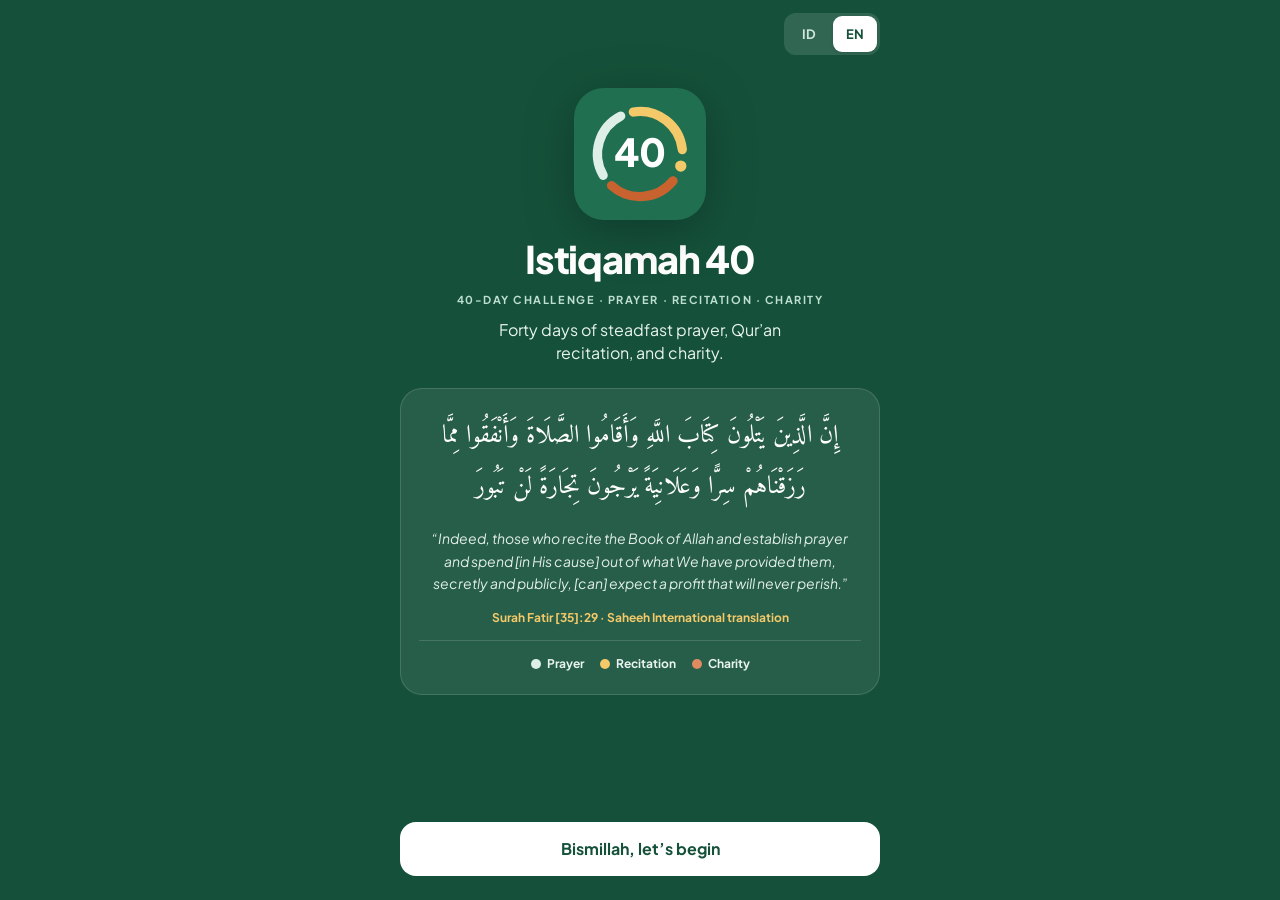
<file: index.html>
<!doctype html>
<html lang="id">
<head>
  <meta charset="utf-8">
  <meta name="viewport" content="width=device-width, initial-scale=1, viewport-fit=cover">
  <title>Istiqamah 40</title>
  <meta name="description" content="Challenge 40 hari: 40 rakaat shalat, one day one juz, dan sedekah setiap hari.">
  <meta name="theme-color" content="#15513A">
  <meta name="color-scheme" content="light dark">
  <meta name="mobile-web-app-capable" content="yes">
  <meta name="apple-mobile-web-app-capable" content="yes">
  <meta name="apple-mobile-web-app-status-bar-style" content="default">
  <meta name="apple-mobile-web-app-title" content="Istiqamah 40">
  <link rel="manifest" href="manifest.webmanifest">
  <link rel="icon" href="icons/icon-192.png" type="image/png" sizes="192x192">
  <link rel="apple-touch-icon" href="icons/apple-touch-icon.png">
  <link rel="preconnect" href="https://fonts.googleapis.com">
  <link rel="preconnect" href="https://fonts.gstatic.com" crossorigin>
  <link href="https://fonts.googleapis.com/css2?family=Amiri:wght@400;700&family=Plus+Jakarta+Sans:wght@400;500;600;700;800&display=swap" rel="stylesheet">
  <link rel="stylesheet" href="styles.css">
</head>
<body>
  <div id="root"></div>

  <dialog id="modal" aria-labelledby="modal-title">
    <form method="dialog" class="modal-body">
      <h2 id="modal-title"></h2>
      <p id="modal-body"></p>
      <button id="modal-ok" class="btn primary" type="submit">OK</button>
    </form>
  </dialog>

  <div id="toast" role="status" aria-live="polite"></div>

  <noscript>Istiqamah 40 membutuhkan JavaScript. / Istiqamah 40 requires JavaScript.</noscript>
  <script src="config.js"></script>
  <script src="i18n.js"></script>
  <script src="icons.js"></script>
  <script src="praytimes.js"></script>
  <script src="sync.js"></script>
  <script src="push.js"></script>
  <script src="app.js"></script>
</body>
</html>
</file>
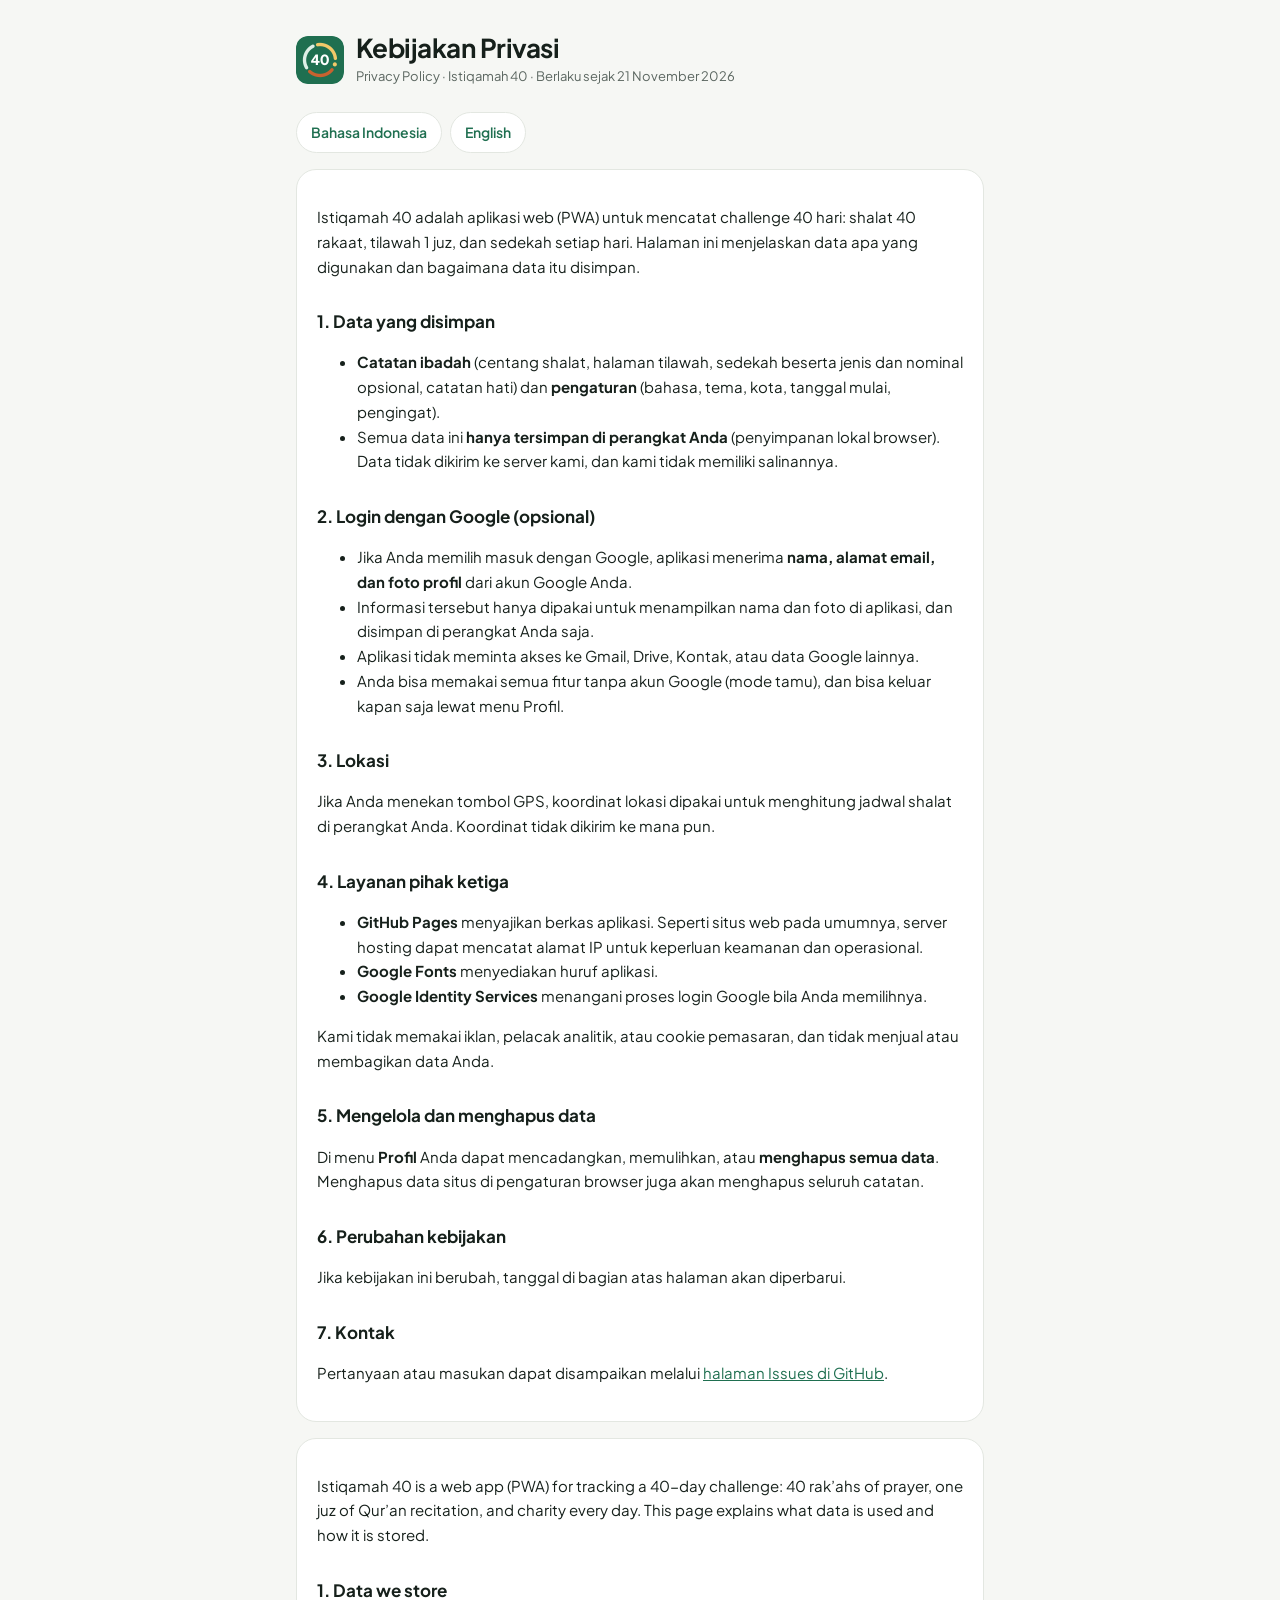
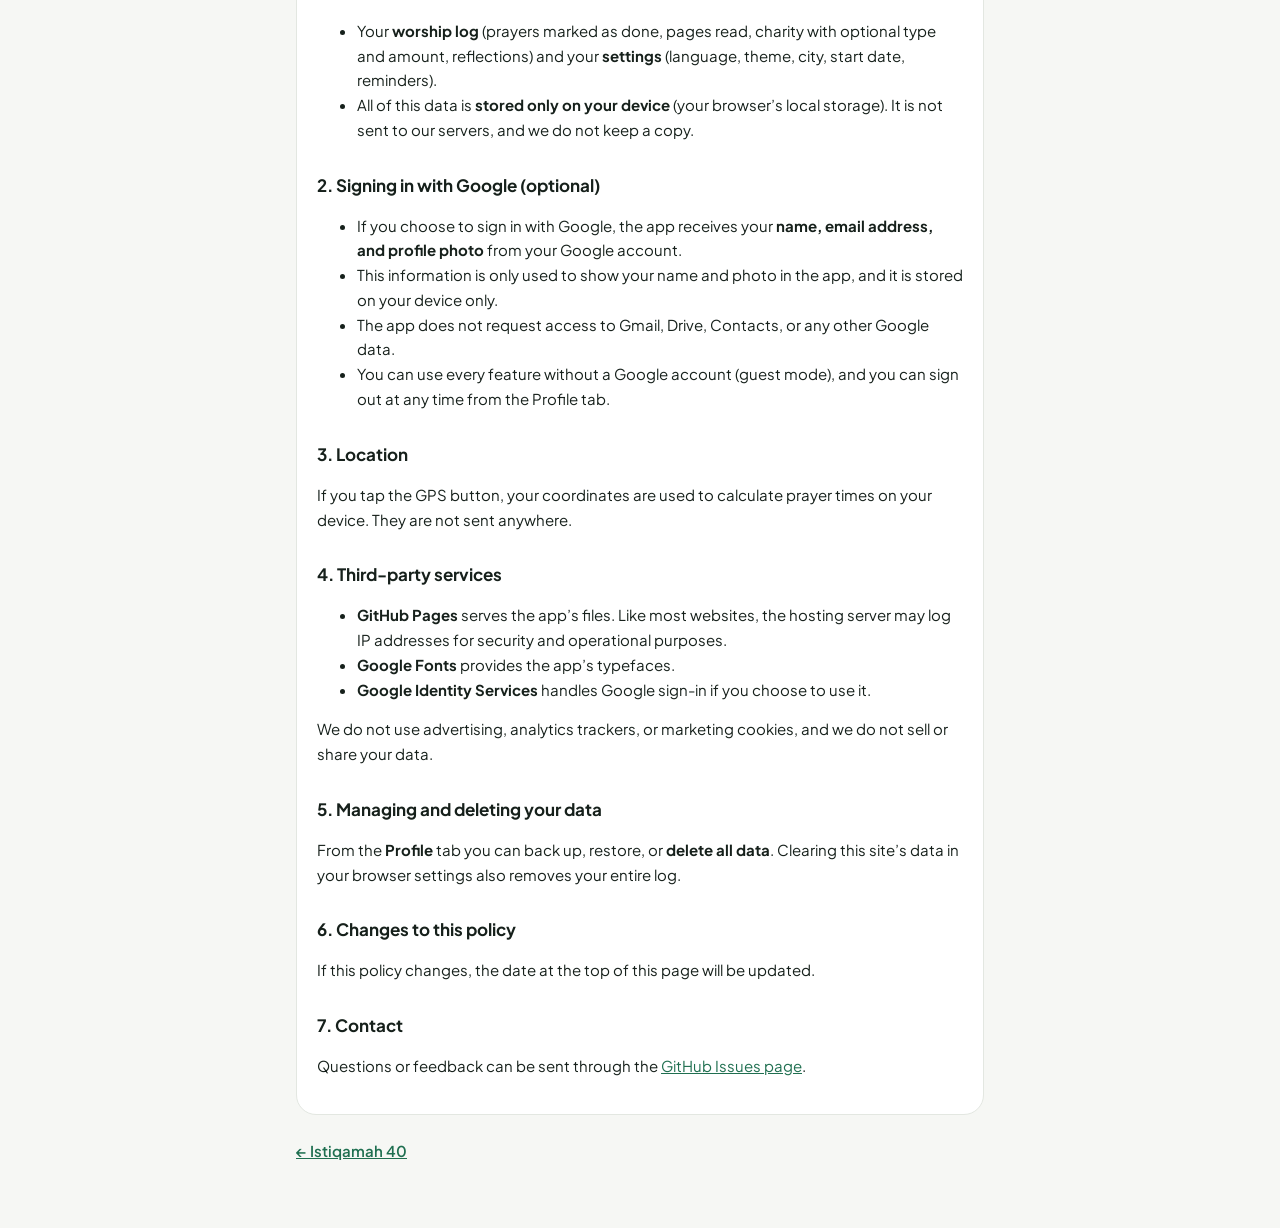
<file: privacy.html>
<!doctype html>
<html lang="id">
<head>
  <meta charset="utf-8">
  <meta name="viewport" content="width=device-width, initial-scale=1">
  <title>Kebijakan Privasi · Istiqamah 40</title>
  <meta name="theme-color" content="#1F6F50">
  <link rel="icon" href="icons/icon-192.png" type="image/png">
  <link rel="preconnect" href="https://fonts.googleapis.com">
  <link rel="preconnect" href="https://fonts.gstatic.com" crossorigin>
  <link href="https://fonts.googleapis.com/css2?family=Plus+Jakarta+Sans:wght@400;600;800&display=swap" rel="stylesheet">
  <style>
    :root { --bg: #F6F7F4; --surface: #FFFFFF; --ink: #16201B; --muted: #5B6660; --line: #E3E7E1; --green: #1F6F50; }
    @media (prefers-color-scheme: dark) { :root { --bg: #0F1714; --surface: #18231E; --ink: #EEF3EF; --muted: #A3B2A9; --line: #2A3A32; --green: #7FCFA9; } }
    * { box-sizing: border-box; }
    body { margin: 0; background: var(--bg); color: var(--ink); font-family: 'Plus Jakarta Sans', system-ui, sans-serif; font-size: 15px; line-height: 1.65; }
    main { max-width: 720px; margin: 0 auto; padding: 32px 16px 64px; }
    header { display: flex; align-items: center; gap: 12px; margin-bottom: 24px; }
    header img { width: 48px; height: 48px; border-radius: 12px; }
    h1 { font-size: 26px; line-height: 1.2; margin: 0; letter-spacing: -0.02em; }
    h2 { font-size: 17px; margin: 28px 0 6px; }
    p, li { color: var(--ink); }
    .muted { color: var(--muted); font-size: 13px; }
    section { background: var(--surface); border: 1px solid var(--line); border-radius: 20px; padding: 20px; margin-bottom: 16px; }
    a { color: var(--green); }
    nav { display: flex; gap: 8px; margin-bottom: 16px; }
    nav a { padding: 8px 14px; border-radius: 999px; border: 1px solid var(--line); text-decoration: none; font-weight: 600; font-size: 14px; background: var(--surface); }
    .back { display: inline-block; margin-top: 8px; font-weight: 600; }
  </style>
</head>
<body>
<main>
  <header>
    <img src="icons/icon-192.png" alt="">
    <div><h1>Kebijakan Privasi</h1><span class="muted">Privacy Policy · Istiqamah 40 · Berlaku sejak 21 November 2026</span></div>
  </header>
  <nav aria-label="Bahasa / Language"><a href="#id">Bahasa Indonesia</a><a href="#en">English</a></nav>

  <section id="id" lang="id">
    <p>Istiqamah 40 adalah aplikasi web (PWA) untuk mencatat challenge 40 hari: shalat 40 rakaat, tilawah 1 juz, dan sedekah setiap hari. Halaman ini menjelaskan data apa yang digunakan dan bagaimana data itu disimpan.</p>
    <h2>1. Data yang disimpan</h2>
    <ul>
      <li><strong>Catatan ibadah</strong> (centang shalat, halaman tilawah, sedekah beserta jenis dan nominal opsional, catatan hati) dan <strong>pengaturan</strong> (bahasa, tema, kota, tanggal mulai, pengingat).</li>
      <li>Semua data ini <strong>hanya tersimpan di perangkat Anda</strong> (penyimpanan lokal browser). Data tidak dikirim ke server kami, dan kami tidak memiliki salinannya.</li>
    </ul>
    <h2>2. Login dengan Google (opsional)</h2>
    <ul>
      <li>Jika Anda memilih masuk dengan Google, aplikasi menerima <strong>nama, alamat email, dan foto profil</strong> dari akun Google Anda.</li>
      <li>Informasi tersebut hanya dipakai untuk menampilkan nama dan foto di aplikasi, dan disimpan di perangkat Anda saja.</li>
      <li>Aplikasi tidak meminta akses ke Gmail, Drive, Kontak, atau data Google lainnya.</li>
      <li>Anda bisa memakai semua fitur tanpa akun Google (mode tamu), dan bisa keluar kapan saja lewat menu Profil.</li>
    </ul>
    <h2>3. Lokasi</h2>
    <p>Jika Anda menekan tombol GPS, koordinat lokasi dipakai untuk menghitung jadwal shalat di perangkat Anda. Koordinat tidak dikirim ke mana pun.</p>
    <h2>4. Layanan pihak ketiga</h2>
    <ul>
      <li><strong>GitHub Pages</strong> menyajikan berkas aplikasi. Seperti situs web pada umumnya, server hosting dapat mencatat alamat IP untuk keperluan keamanan dan operasional.</li>
      <li><strong>Google Fonts</strong> menyediakan huruf aplikasi.</li>
      <li><strong>Google Identity Services</strong> menangani proses login Google bila Anda memilihnya.</li>
    </ul>
    <p>Kami tidak memakai iklan, pelacak analitik, atau cookie pemasaran, dan tidak menjual atau membagikan data Anda.</p>
    <h2>5. Mengelola dan menghapus data</h2>
    <p>Di menu <strong>Profil</strong> Anda dapat mencadangkan, memulihkan, atau <strong>menghapus semua data</strong>. Menghapus data situs di pengaturan browser juga akan menghapus seluruh catatan.</p>
    <h2>6. Perubahan kebijakan</h2>
    <p>Jika kebijakan ini berubah, tanggal di bagian atas halaman akan diperbarui.</p>
    <h2>7. Kontak</h2>
    <p>Pertanyaan atau masukan dapat disampaikan melalui <a href="https://github.com/dranggapk/istiqamah40/issues">halaman Issues di GitHub</a>.</p>
  </section>

  <section id="en" lang="en">
    <p>Istiqamah 40 is a web app (PWA) for tracking a 40-day challenge: 40 rak’ahs of prayer, one juz of Qur’an recitation, and charity every day. This page explains what data is used and how it is stored.</p>
    <h2>1. Data we store</h2>
    <ul>
      <li>Your <strong>worship log</strong> (prayers marked as done, pages read, charity with optional type and amount, reflections) and your <strong>settings</strong> (language, theme, city, start date, reminders).</li>
      <li>All of this data is <strong>stored only on your device</strong> (your browser’s local storage). It is not sent to our servers, and we do not keep a copy.</li>
    </ul>
    <h2>2. Signing in with Google (optional)</h2>
    <ul>
      <li>If you choose to sign in with Google, the app receives your <strong>name, email address, and profile photo</strong> from your Google account.</li>
      <li>This information is only used to show your name and photo in the app, and it is stored on your device only.</li>
      <li>The app does not request access to Gmail, Drive, Contacts, or any other Google data.</li>
      <li>You can use every feature without a Google account (guest mode), and you can sign out at any time from the Profile tab.</li>
    </ul>
    <h2>3. Location</h2>
    <p>If you tap the GPS button, your coordinates are used to calculate prayer times on your device. They are not sent anywhere.</p>
    <h2>4. Third-party services</h2>
    <ul>
      <li><strong>GitHub Pages</strong> serves the app’s files. Like most websites, the hosting server may log IP addresses for security and operational purposes.</li>
      <li><strong>Google Fonts</strong> provides the app’s typefaces.</li>
      <li><strong>Google Identity Services</strong> handles Google sign-in if you choose to use it.</li>
    </ul>
    <p>We do not use advertising, analytics trackers, or marketing cookies, and we do not sell or share your data.</p>
    <h2>5. Managing and deleting your data</h2>
    <p>From the <strong>Profile</strong> tab you can back up, restore, or <strong>delete all data</strong>. Clearing this site’s data in your browser settings also removes your entire log.</p>
    <h2>6. Changes to this policy</h2>
    <p>If this policy changes, the date at the top of this page will be updated.</p>
    <h2>7. Contact</h2>
    <p>Questions or feedback can be sent through the <a href="https://github.com/dranggapk/istiqamah40/issues">GitHub Issues page</a>.</p>
  </section>

  <a class="back" href="./">← Istiqamah 40</a>
</main>
</body>
</html>
</file>
<file: styles.css>
/* ===== Token warna — palet "Teduh" ===== */
:root, [data-theme="light"] {
  --bg: #F6F7F4;
  --surface: #FFFFFF;
  --surface-2: #F1F4F0;
  --ink: #16201B;
  --ink-2: #3E4943;
  --muted: #5B6660;
  --line: #E3E7E1;
  --line-soft: #EEF1EC;

  --shalat: #1F6F50;          /* Hijau Teduh */
  --shalat-strong: #15513A;   /* Hijau Dalam */
  --shalat-soft: #DDEFE6;     /* Mint Embun */
  --on-shalat: #FFFFFF;
  --tilawah: #C8962E;         /* Emas Mushaf */
  --tilawah-text: #8A6417;
  --tilawah-soft: #FFF4DF;    /* Krem Cahaya */
  --fajar: #F3C969;           /* Emas Fajar */
  --sedekah: #B4532A;         /* Terakota Kasih */
  --sedekah-text: #8A3A1A;
  --sedekah-soft: #FBE7DE;    /* Terakota Lembut */
  --danger: #B3261E;

  --hero: #1F6F50;
  --hero-ink: #FFFFFF;
  --hero-sub: #D6EDE2;
  --ring-track: #E3E7E1;
  --chip-border: #B9C2BC;
  --focus: #2F8F68;
  --shadow: 0 1px 2px rgba(22,32,27,.05), 0 4px 16px rgba(22,32,27,.05);
  color-scheme: light;
}
[data-theme="dark"] {
  --bg: #0F1714;
  --surface: #18231E;
  --surface-2: #1F2C26;
  --ink: #EEF3EF;
  --ink-2: #CBD6CF;
  --muted: #A3B2A9;
  --line: #2A3A32;
  --line-soft: #233029;

  --shalat: #4FB389;
  --shalat-strong: #7FCFA9;
  --shalat-soft: #1E3A2E;
  --on-shalat: #0F1714;
  --tilawah: #E2B65A;
  --tilawah-text: #E9C47A;
  --tilawah-soft: #3A3020;
  --fajar: #E2B65A;
  --sedekah: #E08A62;
  --sedekah-text: #EDA486;
  --sedekah-soft: #3E2620;
  --danger: #F2B8B5;

  --hero: #1F2C26;
  --hero-ink: #EEF3EF;
  --hero-sub: #A3B2A9;
  --ring-track: #2A3A32;
  --chip-border: #4A5A52;
  --focus: #7FCFA9;
  --shadow: none;
  color-scheme: dark;
}

* { box-sizing: border-box; }
html { -webkit-text-size-adjust: 100%; }
body {
  margin: 0;
  background: var(--bg);
  color: var(--ink);
  font-family: 'Plus Jakarta Sans', system-ui, -apple-system, 'Segoe UI', sans-serif;
  font-size: 15px;
  line-height: 1.45;
  -webkit-tap-highlight-color: transparent;
}
button, input, select, textarea { font: inherit; color: inherit; }
h1, h2, h3, p, figure, blockquote { margin: 0; }
h1 { font-size: 24px; font-weight: 800; letter-spacing: -0.02em; line-height: 1.2; }
h2 { font-size: 16px; font-weight: 700; }
.muted { color: var(--muted); }
.small { font-size: 12px; }
.center { text-align: center; }
.sr { position: absolute; width: 1px; height: 1px; overflow: hidden; clip: rect(0 0 0 0); white-space: nowrap; }
.row-between { display: flex; justify-content: space-between; align-items: center; gap: 8px; }
:focus-visible { outline: 3px solid var(--focus); outline-offset: 2px; }
.logo { display: inline-block; flex-shrink: 0; }
.logo svg { width: 100%; height: 100%; display: block; }
.h-ico { display: flex; align-items: center; gap: 8px; }
.h-ico svg { color: var(--sedekah); }

/* ===== Tombol ===== */
.btn-row { display: flex; gap: 8px; flex-wrap: wrap; }
.grow { flex: 1; }
.btn { min-height: 46px; padding: 0 18px; border-radius: 14px; font-size: 14px; font-weight: 700; cursor: pointer; border: 1px solid transparent; display: inline-flex; align-items: center; justify-content: center; gap: 8px; text-decoration: none; transition: transform .1s, background .15s; }
.btn:active { transform: scale(.98); }
.btn.primary { background: var(--shalat); color: var(--on-shalat); }
.btn.gold { background: var(--tilawah); color: #1A1206; }
.btn.ghost { background: var(--surface); color: var(--ink); border-color: var(--line); }
.btn.light { background: #FFFFFF; color: #15513A; }
.btn.amber { background: #5A3E0E; color: #fff; align-self: flex-start; }
[data-theme="dark"] .btn.amber { background: var(--tilawah); color: #1A1206; }
.btn.danger { background: transparent; color: var(--danger); border-color: color-mix(in srgb, var(--danger) 40%, transparent); }
.btn.big { min-height: 54px; font-size: 16px; border-radius: 16px; width: 100%; }
.btn.wide { width: 100%; }
.small-btn { min-height: 40px; font-size: 13px; padding: 0 14px; border-radius: 12px; }
.icon-btn { width: 44px; height: 44px; border-radius: 999px; border: none; background: transparent; color: var(--ink); display: inline-flex; align-items: center; justify-content: center; cursor: pointer; }
.icon-btn:hover { background: var(--surface-2); }
.icon-btn.on-dark { color: #fff; }
.icon-btn.on-dark:hover { background: rgba(255,255,255,.12); }

/* Segmented control */
.seg { display: inline-flex; background: var(--surface-2); border-radius: 12px; padding: 3px; gap: 2px; flex-shrink: 0; }
.seg button { min-height: 36px; min-width: 44px; padding: 0 12px; border: none; border-radius: 9px; background: transparent; font-size: 13px; font-weight: 700; color: var(--muted); cursor: pointer; }
.seg button.on { background: var(--surface); color: var(--shalat); box-shadow: 0 1px 3px rgba(0,0,0,.12); }
.seg.on-dark { background: rgba(255,255,255,.12); }
.seg.on-dark button { color: #CFE7DB; }
.seg.on-dark button.on { background: #fff; color: #15513A; }

/* ===== Cover ===== */
.screen-cover { background: #15513A; min-height: 100vh; min-height: 100dvh; }
.cover { max-width: 520px; margin: 0 auto; min-height: 100vh; min-height: 100dvh; padding: calc(12px + env(safe-area-inset-top)) 20px calc(24px + env(safe-area-inset-bottom)); display: flex; flex-direction: column; gap: 24px; color: #fff; }
.cover-top { display: flex; justify-content: space-between; align-items: center; min-height: 44px; }
.cover-brand { display: flex; flex-direction: column; align-items: center; text-align: center; gap: 10px; padding-top: 8px; }
.cover-brand .logo { filter: drop-shadow(0 10px 24px rgba(0,0,0,.25)); margin-bottom: 6px; }
.cover-brand h1 { font-size: 38px; letter-spacing: -0.03em; }
.cover-kicker { font-size: 11px; letter-spacing: .14em; text-transform: uppercase; color: #BFE0D1; font-weight: 700; }
.cover-tagline { font-size: 16px; color: #E8F4EE; max-width: 300px; }
.ayah { background: rgba(255,255,255,.08); border: 1px solid rgba(255,255,255,.14); border-radius: 22px; padding: 22px 18px; display: flex; flex-direction: column; gap: 14px; }
.ayah-ar { font-family: 'Amiri', 'Noto Naskh Arabic', serif; font-size: 25px; line-height: 2.05; text-align: center; color: #FFFFFF; }
.ayah-tr { font-size: 14px; line-height: 1.6; color: #E1EFE8; text-align: center; font-style: italic; }
.ayah figcaption { font-size: 12px; color: #F3C969; text-align: center; font-weight: 700; }
.pillars { display: flex; justify-content: center; flex-wrap: wrap; gap: 8px 16px; font-size: 12px; font-weight: 700; color: #E8F4EE; padding-top: 4px; border-top: 1px solid rgba(255,255,255,.14); padding-top: 14px; }
.pillars span { display: inline-flex; align-items: center; gap: 6px; }
.dot { width: 10px; height: 10px; border-radius: 99px; display: inline-block; }
.dot.shalat { background: #DDEFE6; } .dot.tilawah { background: #F3C969; } .dot.sedekah { background: #E08A62; }
.cover-cta { margin-top: auto; }

/* ===== Registrasi & setup ===== */
.auth { max-width: 520px; margin: 0 auto; padding: calc(12px + env(safe-area-inset-top)) 20px calc(32px + env(safe-area-inset-bottom)); display: flex; flex-direction: column; gap: 20px; }
.auth > .icon-btn { margin-left: -10px; }
.auth-head { display: flex; flex-direction: column; align-items: center; text-align: center; gap: 10px; }
.auth-head p { color: var(--muted); max-width: 340px; }
.auth-block { background: var(--surface); border: 1px solid var(--line); border-radius: 20px; padding: 18px; display: flex; flex-direction: column; gap: 12px; box-shadow: var(--shadow); }
.auth-block h2 { display: flex; align-items: center; gap: 8px; font-size: 15px; }
.auth-block h2 svg { color: var(--shalat); }
.auth-block label { font-size: 13px; font-weight: 700; }
.lang-list { display: flex; flex-direction: column; gap: 8px; }
.lang-opt { display: flex; align-items: center; justify-content: space-between; gap: 12px; min-height: 60px; padding: 10px 14px; border-radius: 14px; border: 1.5px solid var(--line); background: var(--surface); text-align: left; cursor: pointer; }
.lang-opt strong { display: block; font-size: 15px; }
.lang-opt small { display: block; font-size: 12px; color: var(--muted); }
.lang-opt.on { border-color: var(--shalat); background: var(--shalat-soft); }
.radio { width: 24px; height: 24px; border-radius: 99px; border: 2px solid var(--chip-border); display: inline-flex; align-items: center; justify-content: center; flex-shrink: 0; }
.lang-opt.on .radio { background: var(--shalat); border-color: var(--shalat); color: var(--on-shalat); }
.btn.google { background: var(--surface); color: var(--ink); border: 1px solid #DADCE0; border-radius: 999px; min-height: 48px; font-weight: 600; width: 100%; }
[data-theme="dark"] .btn.google { background: #131314; color: #E3E3E3; border-color: #8E918F; }
.gsi-holder { display: flex; justify-content: center; min-height: 44px; }
.or { display: flex; align-items: center; gap: 10px; color: var(--muted); font-size: 12px; }
.or::before, .or::after { content: ''; flex: 1; height: 1px; background: var(--line); }
.fine { display: flex; gap: 8px; font-size: 12px; color: var(--muted); }
.fine svg { flex-shrink: 0; color: var(--shalat); margin-top: 1px; }
.goal-list { display: flex; flex-direction: column; gap: 8px; }
.goal { display: flex; align-items: center; gap: 12px; padding: 12px 14px; border-radius: 16px; }
.goal div { display: flex; flex-direction: column; }
.goal span { font-size: 13px; color: var(--ink-2); }
.goal.shalat { background: var(--shalat-soft); } .goal.shalat svg { color: var(--shalat); }
.goal.tilawah { background: var(--tilawah-soft); } .goal.tilawah svg { color: var(--tilawah-text); }
.goal.sedekah { background: var(--sedekah-soft); } .goal.sedekah svg { color: var(--sedekah); }
.check { display: flex; align-items: center; gap: 10px; min-height: 44px; font-weight: 600 !important; }
.check input { width: 20px; height: 20px; accent-color: var(--shalat); }

/* ===== Kerangka aplikasi ===== */
.appbar { position: sticky; top: 0; z-index: 10; display: flex; align-items: center; gap: 4px; padding: calc(8px + env(safe-area-inset-top)) 12px 8px 12px; background: color-mix(in srgb, var(--bg) 92%, transparent); backdrop-filter: blur(10px); max-width: 600px; margin: 0 auto; }
.brand { display: flex; align-items: center; gap: 10px; flex: 1; border: none; background: none; cursor: pointer; padding: 4px; min-height: 44px; font-weight: 800; font-size: 17px; color: var(--ink); letter-spacing: -0.01em; }
.avatar-btn { border: none; background: none; padding: 4px; border-radius: 999px; cursor: pointer; min-width: 44px; min-height: 44px; display: inline-flex; align-items: center; justify-content: center; }
.avatar { border-radius: 999px; object-fit: cover; display: inline-flex; align-items: center; justify-content: center; background: var(--shalat-soft); color: var(--shalat); font-weight: 800; }
.avatar.empty { color: var(--muted); background: var(--surface-2); }
#view { max-width: 600px; margin: 0 auto; padding: 4px 16px calc(104px + env(safe-area-inset-bottom)); display: flex; flex-direction: column; gap: 16px; outline: none; }
.tabbar { position: fixed; left: 0; right: 0; bottom: 0; z-index: 10; display: grid; grid-template-columns: repeat(5, minmax(0, 1fr)); background: color-mix(in srgb, var(--surface) 96%, transparent); backdrop-filter: blur(10px); border-top: 1px solid var(--line); padding: 6px 8px calc(8px + env(safe-area-inset-bottom)); }
.tabbar a { min-height: 54px; display: flex; flex-direction: column; align-items: center; justify-content: center; gap: 2px; text-decoration: none; color: var(--muted); font-size: 11px; font-weight: 600; }
.tab-ico { width: 52px; height: 30px; border-radius: 999px; display: flex; align-items: center; justify-content: center; transition: background .15s; }
.tabbar a.active { color: var(--shalat); font-weight: 800; }
.tabbar a.active .tab-ico { background: var(--shalat-soft); }

/* ===== Kartu umum ===== */
.card { background: var(--surface); border: 1px solid var(--line); border-radius: 20px; padding: 16px; display: flex; flex-direction: column; gap: 12px; box-shadow: var(--shadow); }
.card.list { padding: 0; gap: 0; }
.greet { display: flex; flex-direction: column; gap: 2px; padding-top: 4px; }
.greet p { color: var(--muted); font-size: 13px; }
.hint { font-size: 12px; color: var(--muted); }
.badge { display: inline-flex; align-items: center; gap: 4px; font-size: 12px; font-weight: 800; padding: 4px 10px; border-radius: 999px; background: var(--tilawah-soft); color: var(--tilawah-text); }
.badge.ok { background: var(--shalat-soft); color: var(--shalat-strong); }
.badge svg { width: 14px; height: 14px; }
.backbar { display: flex; align-items: center; gap: 6px; min-height: 44px; padding: 0 14px; border-radius: 12px; border: 1px solid var(--tilawah); background: var(--tilawah-soft); color: var(--tilawah-text); font-weight: 700; font-size: 13px; cursor: pointer; text-align: left; }
.notice { display: flex; align-items: flex-start; gap: 10px; background: var(--surface); border: 1px solid var(--line); border-radius: 16px; padding: 12px 14px; font-size: 13px; }
.notice > svg { color: var(--shalat); flex-shrink: 0; margin-top: 1px; }
.notice.warn { background: var(--tilawah-soft); border-color: transparent; }
.notice.warn > svg { color: var(--tilawah-text); }
.notice .btn { margin-top: 8px; }

/* Perjalanan 40 hari */
.journey { display: flex; align-items: center; gap: 14px; background: var(--hero); color: var(--hero-ink); border-radius: 20px; padding: 16px; }
[data-theme="dark"] .journey { border: 1px solid var(--line); }
.journey-icon { width: 46px; height: 46px; border-radius: 14px; background: rgba(255,255,255,.14); display: flex; align-items: center; justify-content: center; flex-shrink: 0; }
.journey-body { flex: 1; display: flex; flex-direction: column; gap: 10px; }
.journey-body strong { font-size: 17px; }
.journey-body span { font-weight: 800; color: var(--fajar); }
.bar { height: 8px; background: rgba(255,255,255,.22); border-radius: 999px; overflow: hidden; }
.bar div { height: 100%; background: var(--fajar); border-radius: 999px; transition: width .3s; }
.card .bar { background: var(--line-soft); }
.card .bar div { background: var(--shalat); }
.bar.thick { height: 10px; }

/* Progres hari ini (cincin) */
.today-progress .tp-body { display: flex; align-items: center; gap: 16px; }
.ring { position: relative; width: 136px; height: 136px; flex-shrink: 0; }
.ring svg { width: 100%; height: 100%; display: block; }
.ring-track { stroke: var(--ring-track); }
.ring-shalat { stroke: var(--shalat); } .ring-tilawah { stroke: var(--tilawah); } .ring-sedekah { stroke: var(--sedekah); }
.ring-bead { fill: var(--ring-track); } .ring-bead.on { fill: var(--fajar); }
.ring-center { position: absolute; inset: 0; display: flex; flex-direction: column; align-items: center; justify-content: center; }
.ring-center strong { font-size: 30px; font-weight: 800; line-height: 1; }
.ring-center small { font-size: 16px; color: var(--muted); }
.ring-center span { font-size: 11px; color: var(--muted); font-weight: 600; }
.tp-list { list-style: none; margin: 0; padding: 0; flex: 1; display: flex; flex-direction: column; gap: 10px; min-width: 0; }
.tp-list li { display: flex; align-items: center; gap: 8px; }
.tp-list .lbl { flex: 1; font-size: 13px; font-weight: 600; min-width: 0; }
.tp-list .val { font-weight: 800; font-size: 14px; }
.tp-list .val small { color: var(--muted); font-weight: 600; }
.tick { width: 20px; height: 20px; border-radius: 99px; border: 1.5px solid var(--chip-border); display: inline-flex; align-items: center; justify-content: center; flex-shrink: 0; }
.tick.on { background: var(--shalat); border-color: var(--shalat); color: var(--on-shalat); }
.tp-msg { display: flex; gap: 8px; align-items: flex-start; font-size: 13px; background: var(--tilawah-soft); color: var(--ink); border-radius: 12px; padding: 10px 12px; }
.tp-msg svg { color: var(--tilawah-text); flex-shrink: 0; }
.tp-msg.ok { background: var(--shalat-soft); }
.tp-msg.ok svg { color: var(--shalat); }
@media (max-width: 360px) { .today-progress .tp-body { flex-direction: column; } .tp-list { width: 100%; } }

/* Ikon pilar */
.pill-icon { width: 36px; height: 36px; border-radius: 12px; display: inline-flex; align-items: center; justify-content: center; flex-shrink: 0; }
.pill-icon.sm { width: 32px; height: 32px; border-radius: 10px; }
.shalat > .pill-icon, .pill-icon.shalat { background: var(--shalat-soft); color: var(--shalat); }
.tilawah > .pill-icon, .pill-icon.tilawah { background: var(--tilawah-soft); color: var(--tilawah-text); }
.sedekah > .pill-icon, .pill-icon.sedekah { background: var(--sedekah-soft); color: var(--sedekah); }
.pill-icon.danger { background: color-mix(in srgb, var(--danger) 14%, transparent); color: var(--danger); }
.pillar-head { display: flex; align-items: center; gap: 10px; }
.pillar-head h2 { flex: 1; }
.pill-count { font-weight: 800; font-size: 15px; }
.pillar-head.shalat .pill-count { color: var(--shalat); }
.pillar-head.tilawah .pill-count { color: var(--tilawah-text); }
.pillar-head.sedekah .pill-count { color: var(--sedekah); }

/* Streak */
.streak { display: flex; align-items: center; gap: 12px; background: var(--tilawah-soft); border-radius: 18px; padding: 14px 16px; }
.streak svg { color: #D9771F; flex-shrink: 0; }
.streak div { display: flex; flex-direction: column; }
.streak strong { font-size: 15px; }
.streak span { font-size: 12px; color: var(--ink-2); }

/* Baris shalat */
.pillar .hint { margin-top: -6px; }
.plist { display: flex; flex-direction: column; margin: 0 -16px; }
.prow { display: flex; align-items: center; gap: 12px; padding: 10px 16px; }
.prow + .prow { border-top: 1px solid var(--line-soft); }
.pname { width: 64px; flex-shrink: 0; display: flex; flex-direction: column; gap: 2px; }
.pname strong { font-size: 14px; }
.pname span { font-size: 12px; color: var(--muted); }
.chips { display: flex; flex-wrap: wrap; gap: 6px; flex: 1; }
.chip { min-height: 40px; display: inline-flex; align-items: center; gap: 6px; padding: 6px 11px; border-radius: 12px; font-size: 12.5px; font-weight: 600; cursor: pointer; background: var(--surface); color: var(--ink-2); border: 1px dashed var(--chip-border); transition: background .15s, transform .1s; }
.chip:active { transform: scale(.96); }
.chip.on { border: 1px solid transparent; }
.chip.fardhu.on { background: var(--shalat); color: var(--on-shalat); }
.chip.sunnah.on { background: var(--shalat-soft); color: var(--shalat-strong); }
.mini-stats { display: flex; flex-wrap: wrap; gap: 6px 16px; font-size: 12px; color: var(--muted); border-top: 1px solid var(--line-soft); padding-top: 12px; }
.mini-stats strong { color: var(--ink); }

/* Tilawah */
.juz { font-size: 18px; font-weight: 800; }
.juz small { font-size: 12px; color: var(--tilawah-text); font-weight: 700; }
.pages { font-size: 22px; font-weight: 800; color: var(--tilawah-text); white-space: nowrap; }
.pages span { font-size: 13px; color: var(--muted); font-weight: 600; }
.sessions { display: grid; grid-template-columns: repeat(5, minmax(0, 1fr)); gap: 6px; }
.sessions > div { display: flex; flex-direction: column; align-items: center; gap: 4px; }
.sessions span { font-size: 11px; color: var(--muted); }
.seg-bar { height: 6px; width: 100%; border-radius: 999px; background: var(--line-soft); }
.seg-bar.part { background: color-mix(in srgb, var(--tilawah) 45%, var(--line-soft)); }
.seg-bar.full { background: var(--tilawah); }
input[type=range] { width: 100%; accent-color: var(--tilawah); height: 28px; margin: 0; }
textarea { width: 100%; border: 1px solid var(--line); border-radius: 14px; padding: 10px 12px; font-size: 14px; resize: vertical; background: var(--surface); }
input[type=text], input[type=date], input[type=time], input[type=number], select { min-height: 46px; border: 1px solid var(--line); border-radius: 12px; padding: 0 12px; background: var(--surface); font-size: 14px; width: 100%; }
.srow input[type=time], .srow input[type=date], .srow input[type=number] { width: auto; }
input[type=number] { width: 88px !important; }

/* Sedekah */
.sedekah-main { display: flex; align-items: center; gap: 12px; width: 100%; min-height: 64px; padding: 10px 14px; border-radius: 16px; border: 1px dashed color-mix(in srgb, var(--sedekah) 55%, transparent); background: var(--surface); text-align: left; cursor: pointer; transition: background .15s; }
.sd-icon { width: 42px; height: 42px; border-radius: 999px; display: flex; align-items: center; justify-content: center; background: var(--sedekah-soft); color: var(--sedekah); flex-shrink: 0; }
.sedekah-main strong { display: block; font-size: 15px; }
.sedekah-main small { display: block; font-size: 12px; color: var(--muted); }
.sedekah-main.on { background: var(--sedekah); border: 1px solid transparent; color: #fff; }
[data-theme="dark"] .sedekah-main.on { color: #1F0E07; }
.sedekah-main.on .sd-icon { background: rgba(255,255,255,.22); color: inherit; }
.sedekah-main.on small { color: inherit; opacity: .85; }
.kind-grid { display: grid; grid-template-columns: repeat(3, minmax(0, 1fr)); gap: 8px; }
.kind { min-height: 68px; display: flex; flex-direction: column; align-items: center; justify-content: center; gap: 4px; border-radius: 14px; border: 1px dashed var(--chip-border); background: var(--surface); font-size: 12px; font-weight: 600; color: var(--ink-2); cursor: pointer; padding: 6px; text-align: center; }
.kind svg { color: var(--sedekah); }
.kind.on { background: var(--sedekah-soft); border: 1px solid transparent; color: var(--sedekah-text); }
.sd-amount { display: flex; flex-direction: column; gap: 6px; }
.sd-amount label { font-size: 14px; }
.rp { display: flex; align-items: center; border: 1px solid var(--line); border-radius: 12px; background: var(--surface); padding-left: 12px; }
.rp span { font-weight: 700; color: var(--muted); }
.rp input { flex: 1; min-height: 46px; border: none !important; background: transparent; padding: 0 12px 0 6px; font-size: 15px; font-weight: 600; min-width: 0; }
.rp:focus-within { outline: 3px solid var(--focus); outline-offset: 2px; }
.rp input:focus-visible { outline: none; }
.quote { display: flex; gap: 8px; font-size: 12px; color: var(--sedekah-text); }
.quote svg { flex-shrink: 0; margin-top: 1px; }

/* ===== Evaluasi ===== */
.tabs { display: grid; grid-template-columns: 1fr 1fr; background: var(--surface-2); border-radius: 14px; padding: 4px; gap: 4px; }
.tabs button { min-height: 42px; border: none; border-radius: 11px; background: transparent; font-weight: 700; font-size: 14px; color: var(--muted); cursor: pointer; }
.tabs button.on { background: var(--shalat); color: var(--on-shalat); }
.grid40 { display: grid; grid-template-columns: repeat(5, minmax(0, 1fr)); gap: 10px 8px; justify-items: center; }
.cell { position: relative; width: 100%; max-width: 50px; aspect-ratio: 1; border-radius: 999px; font-size: 13px; font-weight: 700; cursor: pointer; padding: 0; border: 1.5px solid transparent; display: flex; align-items: center; justify-content: center; }
.cell i { position: absolute; right: -3px; bottom: -3px; width: 16px; height: 16px; border-radius: 99px; background: var(--surface); color: var(--shalat); display: flex; align-items: center; justify-content: center; border: 1.5px solid var(--shalat); }
.cell.perfect { background: var(--shalat); color: var(--on-shalat); }
.cell.partial { background: var(--tilawah-soft); color: var(--tilawah-text); border-color: color-mix(in srgb, var(--tilawah) 60%, transparent); }
.cell.missed { background: var(--sedekah-soft); color: var(--sedekah-text); }
.cell.today { background: var(--surface); color: var(--shalat); border: 2.5px solid var(--shalat); }
.cell.future { background: var(--surface-2); color: var(--muted); }
.cell.sel { outline: 2.5px solid var(--ink); outline-offset: 2px; }
.legend { display: flex; flex-wrap: wrap; gap: 6px 14px; font-size: 11px; color: var(--muted); }
.legend span { display: flex; align-items: center; gap: 5px; }
.legend i { width: 11px; height: 11px; border-radius: 99px; display: inline-block; }
.legend i.perfect { background: var(--shalat); } .legend i.partial { background: var(--tilawah-soft); border: 1.5px solid var(--tilawah); } .legend i.missed { background: var(--sedekah-soft); border: 1.5px solid var(--sedekah); }
.detail { background: var(--surface-2); border-radius: 14px; padding: 12px; display: flex; flex-direction: column; gap: 6px; font-size: 13px; }
.detail p { font-size: 12.5px; color: var(--ink-2); }
.detail .btn { align-self: flex-start; }
.pillar-tiles { display: grid; grid-template-columns: repeat(3, minmax(0, 1fr)); gap: 8px; }
.ptile { border-radius: 16px; padding: 12px 8px; display: flex; flex-direction: column; align-items: center; gap: 2px; text-align: center; }
.ptile strong { font-size: 20px; font-weight: 800; }
.ptile span { font-size: 12px; color: var(--ink-2); }
.ptile.shalat { background: var(--shalat-soft); } .ptile.shalat svg { color: var(--shalat); }
.ptile.tilawah { background: var(--tilawah-soft); } .ptile.tilawah svg { color: var(--tilawah-text); }
.ptile.sedekah { background: var(--sedekah-soft); } .ptile.sedekah svg { color: var(--sedekah); }
.stats { display: grid; grid-template-columns: repeat(2, minmax(0, 1fr)); gap: 8px; }
.stat { background: var(--surface); border: 1px solid var(--line); border-radius: 16px; padding: 12px 14px; display: flex; flex-direction: column; gap: 4px; }
.stat span { font-size: 12px; color: var(--muted); }
.stat strong { font-size: 22px; font-weight: 800; }
.stat small { font-size: 12px; color: var(--muted); font-weight: 600; }
.meter { display: flex; flex-direction: column; gap: 6px; }
.track { height: 8px; background: var(--line-soft); border-radius: 999px; overflow: hidden; }
.track div { height: 100%; border-radius: 999px; }
.track .shalat { background: var(--shalat); } .track .tilawah { background: var(--tilawah); } .track .sedekah { background: var(--sedekah); }
.sd-total { padding-top: 10px; border-top: 1px solid var(--line-soft); }
.insight { background: var(--tilawah-soft); border-radius: 20px; padding: 16px; display: flex; gap: 12px; }
.insight > svg { flex-shrink: 0; color: var(--tilawah-text); }
.insight > div { display: flex; flex-direction: column; gap: 8px; font-size: 13px; }
.insight strong { font-size: 14px; }
.insight.good { background: var(--shalat-soft); }
.insight.good > svg { color: var(--shalat); }
.done-card { background: var(--shalat-soft); border-color: transparent; }

/* ===== Pengingat ===== */
.rem-hero { display: flex; flex-direction: column; align-items: center; text-align: center; gap: 6px; padding: 4px 0; }
.rem-hero p { color: var(--muted); font-size: 13px; max-width: 300px; }
.rem-art { position: relative; width: 96px; height: 80px; margin-bottom: 4px; }
.ra-cal { position: absolute; left: 6px; top: 8px; width: 64px; height: 64px; border-radius: 18px; background: var(--shalat-soft); color: var(--shalat); display: flex; align-items: center; justify-content: center; }
.ra-bell { position: absolute; right: 2px; top: 0; width: 46px; height: 46px; border-radius: 99px; background: var(--tilawah); color: #1A1206; display: flex; align-items: center; justify-content: center; border: 3px solid var(--bg); }
.loc-head { display: flex; gap: 10px; align-items: center; }
.loc-head div { display: flex; flex-direction: column; }
.times { display: grid; grid-template-columns: repeat(3, minmax(0, 1fr)); gap: 6px; }
.times div { background: var(--surface-2); border-radius: 12px; padding: 8px 10px; display: flex; flex-direction: column; font-size: 11px; color: var(--muted); }
.times strong { font-size: 15px; color: var(--ink); }
.loc select { width: auto; }
.group { font-size: 12px; font-weight: 800; color: var(--muted); text-transform: uppercase; letter-spacing: .08em; margin: 4px 4px -8px; }
.srow { display: flex; align-items: center; gap: 12px; padding: 12px 14px; min-height: 60px; }
.srow + .srow { border-top: 1px solid var(--line-soft); }
.srow > div, .srow > label { flex: 1; display: flex; flex-direction: column; gap: 2px; min-width: 0; }
.srow strong { font-size: 14px; font-weight: 700; }
.srow span { font-size: 12px; color: var(--muted); }
.srow > .seg { flex: 0 0 auto; flex-direction: row; gap: 2px; }
.srow input[type=date] { max-width: 168px; }
.srow.sub { padding-left: 58px; min-height: 52px; }
.srow.sub strong { font-weight: 600; font-size: 13px; color: var(--ink-2); }
.switch { width: 52px; height: 32px; border-radius: 999px; border: none; padding: 3px; cursor: pointer; display: flex; justify-content: flex-start; background: var(--chip-border); flex-shrink: 0; transition: background .15s; }
.switch span { width: 26px; height: 26px; border-radius: 999px; background: #fff; box-shadow: 0 1px 2px rgba(0,0,0,.25); }
.switch.on { background: var(--shalat); justify-content: flex-end; }

/* ===== Profil ===== */
.profile-card { flex-direction: row; align-items: center; gap: 14px; }
.pc-body { flex: 1; display: flex; flex-direction: column; gap: 4px; min-width: 0; }
.pc-body strong { font-size: 17px; }
.pc-body > span { color: var(--muted); font-size: 13px; overflow: hidden; text-overflow: ellipsis; }
.pc-body .badge { align-self: flex-start; }
.about { display: flex; align-items: center; gap: 12px; width: 100%; padding: 14px; border-radius: 20px; border: 1px solid var(--line); background: var(--surface); text-align: left; cursor: pointer; color: var(--ink); }
.about div { flex: 1; display: flex; flex-direction: column; }
.about span { font-size: 12px; color: var(--muted); }
.about > svg { color: var(--muted); }

/* ===== Modal & toast ===== */
dialog { border: none; border-radius: 24px; padding: 0; width: min(92vw, 420px); background: var(--surface); color: var(--ink); }
dialog::backdrop { background: rgba(10,16,13,.6); }
.modal-body { padding: 24px; display: flex; flex-direction: column; gap: 12px; }
.modal-body p { color: var(--ink-2); font-size: 14px; }
.modal-body .btn { align-self: flex-end; }
#toast { position: fixed; left: 50%; bottom: calc(96px + env(safe-area-inset-bottom)); transform: translate(-50%, 20px); background: var(--ink); color: var(--bg); padding: 10px 16px; border-radius: 14px; font-size: 13px; font-weight: 700; opacity: 0; pointer-events: none; transition: opacity .2s, transform .2s; max-width: 90vw; text-align: center; z-index: 30; }
#toast.show { opacity: 1; transform: translate(-50%, 0); }

@media (prefers-reduced-motion: reduce) { * { transition: none !important; } }


/* ===== v4 — UI sesuai lampiran ===== */
:root, [data-theme="light"] { --ill-h1: #CFE6DA; --ill-h2: #B3D7C3; --ill-mosque: #9CCBB3; --ill-sun: #F3C969; --ill-star: transparent; --ill-cut: transparent; --hero-bg: #EAF4EE; }
[data-theme="dark"] { --ill-h1: #1D3A2D; --ill-h2: #234A38; --ill-mosque: #2F5E48; --ill-sun: #F3D58A; --ill-star: #F3D58A; --ill-cut: #18231E; --hero-bg: #18231E; }
.tab-lbl { white-space: nowrap; overflow: hidden; text-overflow: ellipsis; max-width: 100%; font-size: 10.5px; }
.appbar.sub { gap: 8px; }
.appbar-title { flex: 1; font-size: 18px; text-align: center; }
.appbar-spacer { width: 44px; }

/* Ubin pilar (isi penuh, ikon putih) */
.ptl { display: inline-flex; align-items: center; justify-content: center; flex-shrink: 0; color: #fff; }
.ptl.md { width: 44px; height: 44px; border-radius: 14px; }
.ptl.lg { width: 56px; height: 56px; border-radius: 18px; }
.ptl.sm { width: 34px; height: 34px; border-radius: 11px; }
.ptl.shalat { background: #1F6F50; }
.ptl.tilawah { background: #C8962E; }
.ptl.sedekah { background: #B4532A; }
.ptl.shalat-soft { background: var(--shalat-soft); color: var(--shalat); }

/* Tanda status */
.stmark { width: 22px; height: 22px; border-radius: 99px; display: inline-flex; align-items: center; justify-content: center; flex-shrink: 0; }
.stmark.done { background: var(--shalat); color: var(--on-shalat); }
.stmark.part { color: var(--tilawah); }
.stmark.part svg { width: 22px; height: 22px; }
.stmark.none { border: 2px solid var(--chip-border); }

/* Hero beranda */
.hero { position: relative; overflow: hidden; border-radius: 24px; background: var(--hero-bg); padding: 18px 16px 16px; display: flex; flex-direction: column; gap: 14px; min-height: 262px; }
.hero::after { content: ''; position: absolute; left: 0; right: 0; bottom: 0; height: 44px; background: var(--ill-h2); }
.landscape { position: absolute; left: 0; right: 0; bottom: 43px; width: 100%; height: 120px; color: var(--ill-mosque); }
.ill-h1 { fill: var(--ill-h1); } .ill-h2 { fill: var(--ill-h2); } .ill-mosque { fill: var(--ill-mosque); }
.ill-sun { fill: var(--ill-sun); } .ill-star { fill: var(--ill-star); } .ill-moon-cut { fill: var(--ill-cut); }
.hero-text { position: relative; display: flex; flex-direction: column; gap: 2px; }
.hero-text h1 { font-size: 22px; }
.hero-text p { color: var(--ink-2); font-size: 13px; }
.day-card { position: relative; z-index: 1; margin-top: auto; display: flex; gap: 12px; align-items: center; background: var(--surface); border-radius: 18px; padding: 12px 14px; box-shadow: 0 6px 20px rgba(22,32,27,.08); }
[data-theme="dark"] .day-card { border: 1px solid var(--line); }
.dc-body { flex: 1; display: flex; flex-direction: column; gap: 4px; min-width: 0; }
.dc-body strong { font-size: 16px; }
.dc-body .pct, .pct-strong { font-weight: 800; color: var(--shalat); }
.dc-body .bar { margin-top: 4px; }
.bar.soft { background: var(--line-soft); }
.bar.soft div, .day-card .bar div { background: linear-gradient(90deg, var(--shalat), var(--fajar)); }
.day-card .bar { background: var(--line-soft); }

/* Ubin progres */
.ptile-grid { display: grid; grid-template-columns: repeat(3, minmax(0, 1fr)); gap: 8px; }
.ptile-btn { position: relative; display: flex; flex-direction: column; align-items: center; gap: 4px; padding: 14px 6px 12px; border-radius: 18px; border: 1px solid transparent; cursor: pointer; text-align: center; color: var(--ink); }
.ptile-btn.shalat { background: var(--shalat-soft); }
.ptile-btn.tilawah { background: var(--tilawah-soft); }
.ptile-btn.sedekah { background: var(--sedekah-soft); }
.ptile-btn .pt-name { font-size: 12px; font-weight: 700; color: var(--ink-2); margin-top: 4px; }
.ptile-btn .pt-val { font-size: 17px; font-weight: 800; line-height: 1.1; }
.ptile-btn .pt-unit { font-size: 11px; color: var(--muted); }
.ptile-btn .stmark { position: absolute; top: 8px; right: 8px; width: 20px; height: 20px; }
.ptile-btn .stmark.none { display: none; }

/* Daftar target & jadwal */
.list-title { padding: 14px 16px 6px; font-size: 16px; }
.list-title h2 { font-size: 16px; }
.trow { display: flex; align-items: center; gap: 12px; width: 100%; padding: 10px 14px; min-height: 68px; background: none; border: none; border-top: 1px solid var(--line-soft); text-align: left; cursor: pointer; color: var(--ink); }
.trow:first-of-type { border-top: none; }
.trow > svg:last-child { color: var(--muted); flex-shrink: 0; }
.tr-body { flex: 1; display: flex; flex-direction: column; min-width: 0; }
.tr-body strong { font-size: 15px; }
.tr-body span { font-size: 12px; color: var(--muted); }
.wk-ico { width: 36px; height: 36px; border-radius: 12px; display: inline-flex; align-items: center; justify-content: center; background: var(--shalat-soft); color: var(--shalat); flex-shrink: 0; }
.wk-ico.gold { background: var(--tilawah-soft); color: var(--tilawah-text); }
.srow.sch, .srow.sesi { width: 100%; background: none; border-left: none; border-right: none; border-bottom: none; text-align: left; cursor: pointer; color: var(--ink); font: inherit; }
.srow.sch:first-of-type, .srow.sesi:first-of-type { border-top: 1px solid var(--line-soft); }
.srow.sch { min-height: 54px; padding: 8px 14px; }
.sch-name { flex: 1; }
.sch-time { font-weight: 700; font-size: 14px; color: var(--ink-2); min-width: 46px; text-align: right; }
.sch-st { min-width: 92px; text-align: right; font-size: 12px; font-weight: 700; color: var(--muted); display: inline-flex; align-items: center; justify-content: flex-end; gap: 4px; }
.sch-st.done { color: var(--shalat); }
.sch-st.now { color: var(--tilawah-text); }
.sch-st.late { color: var(--sedekah-text); }
.srow.sch.is-now { background: var(--tilawah-soft); }
#next-notice { text-align: right; }

/* Halaman rincian */
.page-head { display: flex; align-items: center; gap: 12px; padding-top: 4px; }
.page-head div { display: flex; flex-direction: column; }
.page-head p { color: var(--muted); font-size: 13px; }
.detail-hero { border-radius: 24px; padding: 18px; display: grid; grid-template-columns: auto 1fr; gap: 6px 14px; align-items: center; }
.detail-hero.shalat { background: var(--shalat-soft); }
.detail-hero.tilawah { background: var(--tilawah-soft); }
.detail-hero.sedekah { background: var(--sedekah-soft); }
.detail-hero h1 { font-size: 20px; }
.detail-hero p { font-size: 13px; color: var(--ink-2); }
.detail-hero .big-num, .detail-hero .bar, .detail-hero .juz-line { grid-column: 1 / -1; }
.big-num { font-size: 40px; font-weight: 800; letter-spacing: -0.02em; line-height: 1; margin-top: 8px; }
.big-num small { font-size: 16px; font-weight: 600; color: var(--muted); margin-left: 4px; }
.detail-hero .bar { background: rgba(255,255,255,.7); height: 10px; }
[data-theme="dark"] .detail-hero .bar { background: rgba(0,0,0,.25); }
.detail-hero.shalat .bar div { background: var(--shalat); }
.detail-hero.tilawah .bar div { background: var(--tilawah); }
.juz-line { font-size: 13px !important; }
.grow-row { display: flex; align-items: center; gap: 12px; padding: 12px 14px; }
.grow-row + .grow-row { border-top: 1px solid var(--line-soft); }
.gv { font-weight: 800; font-size: 15px; color: var(--shalat); }
.prow .wk-ico { width: 32px; height: 32px; border-radius: 10px; }
.prow .wk-ico svg { width: 18px; height: 18px; }
.pname { width: 58px; }
.total-card { display: flex; align-items: center; gap: 14px; background: var(--surface); border: 1px solid var(--line); border-radius: 20px; padding: 16px; }
.total-card .stmark { width: 36px; height: 36px; }
.total-card .stmark svg { width: 20px; height: 20px; }
.total-card div { display: flex; flex-direction: column; }
.total-card span { font-size: 12px; color: var(--muted); }
.total-card strong { font-size: 22px; font-weight: 800; }
.total-card.ok { background: var(--shalat-soft); border-color: transparent; }
.srow.sesi { min-height: 62px; }
.banner { display: flex; gap: 10px; align-items: center; border-radius: 18px; padding: 14px 16px; font-size: 13px; font-weight: 600; }
.banner.gold { background: var(--tilawah-soft); color: var(--tilawah-text); }
.banner.terra { background: var(--sedekah-soft); color: var(--sedekah-text); }
.banner svg { flex-shrink: 0; }
.kind { min-height: 82px; }

/* Evaluasi */
.eval-ring { align-items: center; }
.eval-ring .ring { width: 168px; height: 168px; }
.eval-ring .ring-center strong { font-size: 36px; }
.eval-ring .pillar-tiles { width: 100%; }
.ptile .ptl { margin-bottom: 4px; }
.ach-grid { display: grid; grid-template-columns: repeat(2, minmax(0, 1fr)); gap: 8px; }
.ach { display: flex; flex-direction: column; align-items: center; text-align: center; gap: 4px; padding: 14px 8px; border-radius: 16px; background: var(--surface-2); color: var(--muted); }
.ach-ico { width: 46px; height: 46px; border-radius: 99px; display: flex; align-items: center; justify-content: center; background: var(--surface); }
.ach strong { font-size: 13px; color: var(--ink-2); }
.ach span:last-child { font-size: 11px; }
.ach.on { background: var(--tilawah-soft); color: var(--tilawah-text); }
.ach.on strong { color: var(--ink); }
.ach.on .ach-ico { background: var(--tilawah); color: #fff; }
.cell.perfect svg { width: 20px; height: 20px; }

/* Sinkronisasi cloud */
.sync-card .h-ico svg { color: var(--shalat); }
.sync-line { font-weight: 700; color: var(--muted); }
.sync-line.ok { color: var(--shalat); }
.sync-line.err { color: var(--sedekah-text); }
.sync-err { font-size: 12px; color: var(--sedekah-text); background: var(--sedekah-soft); border-radius: 10px; padding: 8px 10px; word-break: break-word; }
.sync-card .btn { align-self: flex-start; }
.sync-card .btn[disabled] { opacity: .6; cursor: progress; }
</file>
